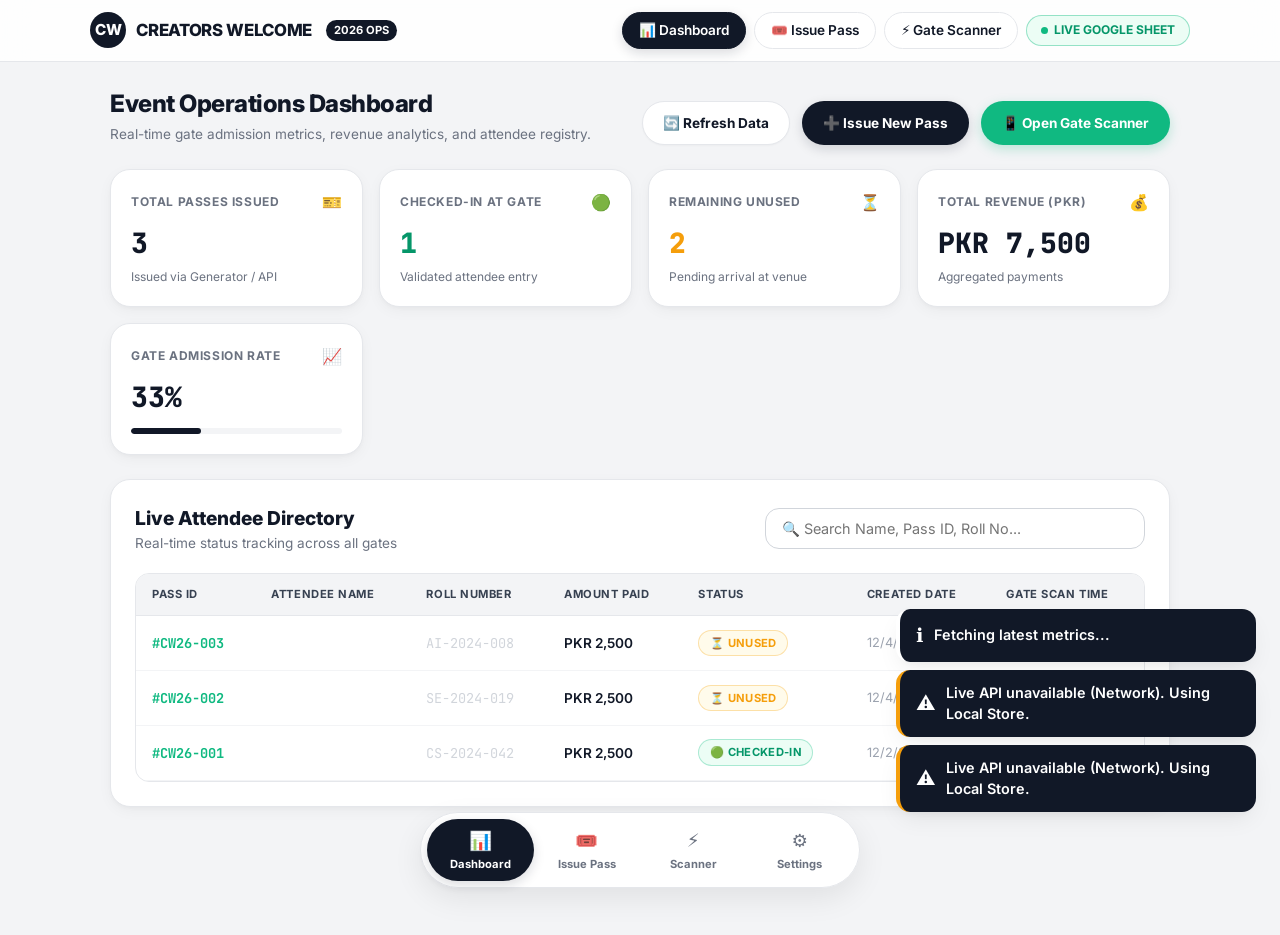
<file: index.html>
<!DOCTYPE html>
<html lang="en">
<head>
  <meta charset="UTF-8">
  <meta name="viewport" content="width=device-width, initial-scale=1.0">
  <title>Creators Welcome 2026 — Operations Dashboard</title>
  <meta name="description" content="Event Pass Operations & Live Gate Admission Web Application for Creators Welcome 2026">
  <link rel="stylesheet" href="assets/css/styles.css?v=3.0">
</head>
<body>

  <!-- Navigation Bar -->
  <nav class="navbar">
    <div class="navbar-container">
      <a href="index.html" class="brand-logo">
        <div class="brand-icon">CW</div>
        <div>
          <div class="brand-title">CREATORS WELCOME</div>
        </div>
        <span class="brand-badge" style="background: var(--dark-main); color: var(--white); font-size: 0.7rem; padding: 2px 8px; border-radius: var(--radius-pill); font-weight: 700; margin-left: 4px;">2026 OPS</span>
      </a>

      <div class="nav-links">
        <a href="index.html" class="nav-item active">📊 Dashboard</a>
        <a href="generate.html" class="nav-item">🎟️ Issue Pass</a>
        <a href="scan.html" class="nav-item">⚡ Gate Scanner</a>
        <div id="connectionStatusBadge" class="connection-badge mock" title="Click to configure API" onclick="document.getElementById('settingsModal').classList.add('open')">
          <span class="pulse-dot"></span> CHECKING...
        </div>
      </div>
    </div>
  </nav>

  <!-- Main Content Wrapper -->
  <main class="main-wrapper">
    
    <div class="page-header">
      <div>
        <h1 class="page-title">Event Operations Dashboard</h1>
        <p class="page-subtitle">Real-time gate admission metrics, revenue analytics, and attendee registry.</p>
      </div>
      <div style="display: flex; gap: 0.75rem; flex-wrap: wrap;">
        <button class="btn btn-secondary" onclick="loadDashboardData()">🔄 Refresh Data</button>
        <a href="generate.html" class="btn btn-primary">➕ Issue New Pass</a>
        <a href="scan.html" class="btn btn-emerald">📱 Open Gate Scanner</a>
      </div>
    </div>

    <!-- Metrics Grid -->
    <div class="metrics-grid">
      <div class="metric-card">
        <div class="metric-header">
          <span class="metric-label">Total Passes Issued</span>
          <div class="metric-icon">🎫</div>
        </div>
        <div class="metric-value" id="valTotalIssued">0</div>
        <div class="metric-sub">Issued via Generator / API</div>
      </div>

      <div class="metric-card">
        <div class="metric-header">
          <span class="metric-label">Checked-In at Gate</span>
          <div class="metric-icon">🟢</div>
        </div>
        <div class="metric-value" id="valScannedCount" style="color: var(--emerald-600);">0</div>
        <div class="metric-sub">Validated attendee entry</div>
      </div>

      <div class="metric-card">
        <div class="metric-header">
          <span class="metric-label">Remaining Unused</span>
          <div class="metric-icon">⏳</div>
        </div>
        <div class="metric-value" id="valUnusedCount" style="color: var(--amber-500);">0</div>
        <div class="metric-sub">Pending arrival at venue</div>
      </div>

      <div class="metric-card">
        <div class="metric-header">
          <span class="metric-label">Total Revenue (PKR)</span>
          <div class="metric-icon">💰</div>
        </div>
        <div class="metric-value" id="valTotalRevenue">PKR 0</div>
        <div class="metric-sub">Aggregated payments</div>
      </div>

      <div class="metric-card">
        <div class="metric-header">
          <span class="metric-label">Gate Admission Rate</span>
          <div class="metric-icon">📈</div>
        </div>
        <div class="metric-value" id="valAdmissionPct">0%</div>
        <div class="progress-bar-container">
          <div class="progress-bar-fill" id="valAdmissionFill" style="width: 0%;"></div>
        </div>
      </div>
    </div>

    <!-- Attendee Directory Table -->
    <div class="card">
      <div style="display: flex; align-items: center; justify-content: space-between; margin-bottom: 1.25rem; flex-wrap: wrap; gap: 1rem;">
        <div>
          <h2 style="font-size: 1.2rem; font-weight: 800; color: var(--dark-main);">Live Attendee Directory</h2>
          <p style="font-size: 0.85rem; color: var(--text-muted);">Real-time status tracking across all gates</p>
        </div>
        
        <div style="display: flex; gap: 0.75rem; width: 100%; max-width: 380px;">
          <input type="text" id="searchInput" class="form-control" placeholder="🔍 Search Name, Pass ID, Roll No..." onkeyup="filterDirectory()">
        </div>
      </div>

      <div class="table-wrapper">
        <table class="table" id="directoryTable">
          <thead>
            <tr>
              <th>Pass ID</th>
              <th>Attendee Name</th>
              <th>Roll Number</th>
              <th>Amount Paid</th>
              <th>Status</th>
              <th>Created Date</th>
              <th>Gate Scan Time</th>
            </tr>
          </thead>
          <tbody id="directoryTbody">
            <tr>
              <td colspan="7" style="text-align: center; color: var(--slate-400); padding: 2rem;">
                Loading attendee database...
              </td>
            </tr>
          </tbody>
        </table>
      </div>
    </div>

  </main>

  <!-- Mobile Bottom Navigation Bar -->
  <div class="bottom-nav">
    <a href="index.html" class="bottom-nav-item active">
      <span class="nav-icon">📊</span>
      <span>Dashboard</span>
    </a>
    <a href="generate.html" class="bottom-nav-item">
      <span class="nav-icon">🎟️</span>
      <span>Issue Pass</span>
    </a>
    <a href="scan.html" class="bottom-nav-item">
      <span class="nav-icon">⚡</span>
      <span>Scanner</span>
    </a>
    <a href="#" onclick="document.getElementById('settingsModal').classList.add('open')" class="bottom-nav-item">
      <span class="nav-icon">⚙️</span>
      <span>Settings</span>
    </a>
  </div>

  <!-- Settings Modal for Google Apps Script API URL -->
  <div class="modal-overlay" id="settingsModal">
    <div class="modal-content">
      <div class="modal-header">
        <h3 class="modal-title">⚙️ Backend API Configuration</h3>
        <button class="btn btn-ghost" data-close-modal style="padding: 0.25rem 0.5rem;">✕</button>
      </div>
      <p style="font-size: 0.85rem; color: var(--text-muted); margin-bottom: 1rem;">
        Paste your Google Apps Script Web App Deployment URL below to connect to live Google Sheets backend.
      </p>

      <div class="form-group">
        <label class="form-label">Google Apps Script Web App URL</label>
        <input type="text" id="inputScriptUrl" class="form-control" placeholder="https://script.google.com/macros/s/.../exec">
      </div>

      <div style="display: flex; gap: 0.75rem; justify-content: flex-end; margin-top: 1.5rem;">
        <button class="btn btn-secondary" data-close-modal>Cancel</button>
        <button class="btn btn-primary" onclick="saveSettings()">Save & Connect</button>
      </div>
    </div>
  </div>

  <script src="assets/js/app.js?v=3.0"></script>
  <script src="assets/js/api.js?v=3.0"></script>
  <script>
    let allPassesCache = [];

    async function loadDashboardData() {
      try {
        AppUtils.showToast('Fetching latest metrics...', 'info');

        const [statsRes, passesRes] = await Promise.all([
          CW26Api.callApi('getStats'),
          CW26Api.callApi('getPasses')
        ]);

        if (statsRes && statsRes.success && statsRes.stats) {
          const s = statsRes.stats;
          document.getElementById('valTotalIssued').innerText = s.totalIssued;
          document.getElementById('valScannedCount').innerText = s.scannedCount;
          document.getElementById('valUnusedCount').innerText = s.unusedCount;
          document.getElementById('valTotalRevenue').innerText = `PKR ${(s.totalRevenue || 0).toLocaleString()}`;
          document.getElementById('valAdmissionPct').innerText = `${s.admissionPct}%`;
          document.getElementById('valAdmissionFill').style.width = `${s.admissionPct}%`;
        }

        if (passesRes && passesRes.success && passesRes.passes) {
          allPassesCache = passesRes.passes;
          renderDirectoryTable(allPassesCache);
        }
      } catch (err) {
        console.error(err);
        AppUtils.showToast('Failed to load metrics', 'error');
      }
    }

    function renderDirectoryTable(passes) {
      const tbody = document.getElementById('directoryTbody');
      if (!passes || passes.length === 0) {
        tbody.innerHTML = `<tr><td colspan="7" style="text-align: center; color: var(--slate-400); padding: 2rem;">No passes issued yet.</td></tr>`;
        return;
      }

      tbody.innerHTML = passes.map(p => {
        const isUsed = p.status === 'used';
        const statusClass = isUsed ? 'used' : 'unused';
        const statusText = isUsed ? '🟢 CHECKED-IN' : '⏳ UNUSED';
        const createdDate = p.createdIso ? new Date(p.createdIso).toLocaleDateString() : 'N/A';
        const scannedTime = p.scannedIso ? new Date(p.scannedIso).toLocaleTimeString([], { hour: '2-digit', minute: '2-digit' }) : '—';

        return `
          <tr>
            <td style="font-family: var(--font-mono); font-weight: 700; color: var(--emerald-500);">${p.passId}</td>
            <td style="font-weight: 600; color: var(--white);">${escapeHtml(p.name)}</td>
            <td style="font-family: var(--font-mono); color: var(--slate-300);">${escapeHtml(p.rollNo)}</td>
            <td style="font-weight: 600;">PKR ${(p.amount || 2500).toLocaleString()}</td>
            <td><span class="status-badge ${statusClass}">${statusText}</span></td>
            <td style="color: var(--slate-400); font-size: 0.8rem;">${createdDate}</td>
            <td style="color: var(--slate-400); font-size: 0.8rem;">${scannedTime}</td>
          </tr>
        `;
      }).join('');
    }

    function filterDirectory() {
      const query = document.getElementById('searchInput').value.toLowerCase().trim();
      if (!query) {
        renderDirectoryTable(allPassesCache);
        return;
      }
      const filtered = allPassesCache.filter(p => 
        p.passId.toLowerCase().includes(query) ||
        p.name.toLowerCase().includes(query) ||
        p.rollNo.toLowerCase().includes(query)
      );
      renderDirectoryTable(filtered);
    }

    function saveSettings() {
      const url = document.getElementById('inputScriptUrl').value.trim();
      localStorage.setItem('cw26_script_url', url);
      AppUtils.updateConnectionBadge();
      document.getElementById('settingsModal').classList.remove('open');
      AppUtils.showToast('Backend API URL saved!', 'success');
      loadDashboardData();
    }

    function escapeHtml(str) {
      return String(str || '').replace(/&/g, '&amp;').replace(/</g, '&lt;').replace(/>/g, '&gt;').replace(/"/g, '&quot;');
    }

    document.addEventListener('DOMContentLoaded', () => {
      document.getElementById('inputScriptUrl').value = localStorage.getItem('cw26_script_url') || '';
      loadDashboardData();
    });
  </script>
</body>
</html>
</file>
<file: assets/css/styles.css>
/* ==========================================================================
   CREATORS WELCOME 2026 - MODERN LIGHT-MODE PILL & MONOCHROME DESIGN SYSTEM
   Inspired by Minimal Soft Neomorphic & Pill Mobile App Interfaces
   ========================================================================== */

@import url('https://fonts.googleapis.com/css2?family=Inter:wght@400;500;600;700;800&family=JetBrains+Mono:wght@500;600;700&display=swap');

:root {
  /* Color Palette matching Reference Image */
  --bg-main: #f3f4f6;
  --bg-card: #ffffff;
  --bg-subtle: #f9fafb;
  
  --dark-main: #111827;
  --dark-subtle: #1f2937;
  --dark-pill: #0f172a;
  
  --emerald-600: #059669;
  --emerald-500: #10b981;
  --emerald-100: #d1fae5;
  --emerald-50: #ecfdf5;

  --rose-500: #ef4444;
  --amber-500: #f59e0b;

  --slate-900: #0f172a;
  --slate-700: #374151;
  --slate-500: #6b7280;
  --slate-400: #9ca3af;
  --slate-300: #d1d5db;
  --slate-200: #e5e7eb;
  --slate-100: #f3f4f6;

  --white: #ffffff;

  /* Semantic Theme Variables */
  --border-color: #e5e7eb;
  --text-main: var(--dark-main);
  --text-muted: var(--slate-500);

  /* Elevation Shadows & Radius */
  --shadow-sm: 0 1px 2px 0 rgba(0, 0, 0, 0.03);
  --shadow-md: 0 4px 16px -2px rgba(0, 0, 0, 0.05), 0 2px 4px -1px rgba(0, 0, 0, 0.03);
  --shadow-lg: 0 10px 25px -5px rgba(0, 0, 0, 0.08), 0 8px 10px -6px rgba(0, 0, 0, 0.04);
  --shadow-pill: 0 4px 12px rgba(15, 23, 42, 0.15);

  --font-sans: 'Inter', system-ui, -apple-system, sans-serif;
  --font-mono: 'JetBrains Mono', monospace;

  --radius-sm: 8px;
  --radius-md: 14px;
  --radius-lg: 20px;
  --radius-xl: 28px;
  --radius-pill: 9999px;
}

* {
  margin: 0;
  padding: 0;
  box-sizing: border-box;
}

body {
  font-family: var(--font-sans);
  background-color: var(--bg-main);
  color: var(--text-main);
  min-height: 100vh;
  display: flex;
  flex-direction: column;
  line-height: 1.5;
  -webkit-font-smoothing: antialiased;
  padding-bottom: 80px; /* Space for mobile bottom nav */
}

/* ==========================================================================
   MINIMAL TOP NAVBAR & PILL BADGES
   ========================================================================== */
.navbar {
  background: rgba(255, 255, 255, 0.85);
  backdrop-filter: blur(16px);
  border-bottom: 1px solid var(--border-color);
  position: sticky;
  top: 0;
  z-index: 100;
  padding: 0.75rem 1.25rem;
}

.navbar-container {
  max-width: 1100px;
  margin: 0 auto;
  display: flex;
  align-items: center;
  justify-content: space-between;
}

.brand-logo {
  display: flex;
  align-items: center;
  gap: 0.65rem;
  text-decoration: none;
  color: var(--dark-main);
}

.brand-icon {
  width: 36px;
  height: 36px;
  background: var(--dark-main);
  color: var(--white);
  border-radius: 50%;
  display: flex;
  align-items: center;
  justify-content: center;
  font-weight: 800;
  font-size: 0.95rem;
}

.brand-title {
  font-weight: 800;
  font-size: 1.05rem;
  letter-spacing: -0.02em;
  color: var(--dark-main);
}

.nav-pill-title {
  background: var(--dark-main);
  color: var(--white);
  padding: 0.4rem 1.25rem;
  border-radius: var(--radius-pill);
  font-weight: 700;
  font-size: 0.85rem;
  letter-spacing: 0.05em;
  text-transform: uppercase;
}

.nav-links {
  display: flex;
  align-items: center;
  gap: 0.5rem;
}

.nav-item {
  color: var(--slate-600);
  text-decoration: none;
  padding: 0.45rem 1rem;
  border-radius: var(--radius-pill);
  font-size: 0.85rem;
  font-weight: 600;
  transition: all 0.15s ease;
  background: var(--white);
  border: 1px solid var(--border-color);
}

.nav-item:hover {
  background: var(--slate-100);
  color: var(--dark-main);
}

.nav-item.active {
  background: var(--dark-main);
  color: var(--white);
  border-color: var(--dark-main);
  box-shadow: var(--shadow-pill);
}

/* Connection Status Badge */
.connection-badge {
  display: flex;
  align-items: center;
  gap: 0.4rem;
  padding: 0.35rem 0.85rem;
  border-radius: var(--radius-pill);
  font-size: 0.75rem;
  font-weight: 700;
  cursor: pointer;
  transition: all 0.2s ease;
  background: var(--white);
  border: 1px solid var(--border-color);
}

.connection-badge.live {
  background: var(--emerald-50);
  color: var(--emerald-600);
  border-color: rgba(16, 185, 129, 0.4);
}

.connection-badge.mock {
  background: #fffbebf5;
  color: var(--amber-500);
  border-color: rgba(245, 158, 11, 0.4);
}

.pulse-dot {
  width: 7px;
  height: 7px;
  border-radius: 50%;
}
.connection-badge.live .pulse-dot { background: var(--emerald-500); }
.connection-badge.mock .pulse-dot { background: var(--amber-500); }

/* ==========================================================================
   FIXED MOBILE BOTTOM NAVIGATION BAR
   ========================================================================== */
.bottom-nav {
  position: fixed;
  bottom: 12px;
  left: 50%;
  transform: translateX(-50%);
  width: calc(100% - 32px);
  max-width: 440px;
  background: rgba(255, 255, 255, 0.95);
  backdrop-filter: blur(16px);
  border: 1px solid var(--border-color);
  border-radius: var(--radius-pill);
  padding: 6px;
  box-shadow: 0 10px 30px rgba(0, 0, 0, 0.08);
  display: flex;
  align-items: center;
  justify-content: space-around;
  z-index: 500;
}

.bottom-nav-item {
  flex: 1;
  display: flex;
  flex-direction: column;
  align-items: center;
  justify-content: center;
  padding: 8px 4px;
  border-radius: var(--radius-pill);
  text-decoration: none;
  color: var(--slate-500);
  font-size: 0.7rem;
  font-weight: 700;
  transition: all 0.15s ease;
  gap: 2px;
}

.bottom-nav-item .nav-icon {
  font-size: 1.15rem;
}

.bottom-nav-item.active {
  background: var(--dark-main);
  color: var(--white);
  box-shadow: var(--shadow-pill);
}

/* ==========================================================================
   MAIN CONTAINER & METRICS
   ========================================================================== */
.main-wrapper {
  max-width: 1100px;
  width: 100%;
  margin: 0 auto;
  padding: 1.5rem 1.25rem 3rem 1.25rem;
  flex: 1;
}

.page-header {
  margin-bottom: 1.5rem;
  display: flex;
  align-items: flex-end;
  justify-content: space-between;
  gap: 1rem;
}

.page-title {
  font-size: 1.5rem;
  font-weight: 800;
  letter-spacing: -0.02em;
  color: var(--dark-main);
}

.page-subtitle {
  color: var(--slate-500);
  font-size: 0.85rem;
  margin-top: 0.15rem;
}

/* Metric Cards Grid matching Reference Image */
.metrics-grid {
  display: grid;
  grid-template-columns: repeat(auto-fit, minmax(200px, 1fr));
  gap: 1rem;
  margin-bottom: 1.5rem;
}

.metric-card {
  background: var(--bg-card);
  border: 1px solid var(--border-color);
  border-radius: var(--radius-lg);
  padding: 1.25rem;
  box-shadow: var(--shadow-md);
  transition: transform 0.15s ease;
}

.metric-card:hover {
  transform: translateY(-2px);
}

.metric-header {
  display: flex;
  align-items: center;
  justify-content: space-between;
  margin-bottom: 0.5rem;
}

.metric-label {
  font-size: 0.75rem;
  font-weight: 700;
  text-transform: uppercase;
  letter-spacing: 0.05em;
  color: var(--slate-500);
}

.metric-value {
  font-size: 1.75rem;
  font-weight: 800;
  font-family: var(--font-mono);
  color: var(--dark-main);
}

.metric-sub {
  font-size: 0.75rem;
  color: var(--slate-500);
  margin-top: 0.25rem;
}

.progress-bar-container {
  width: 100%;
  height: 6px;
  background: var(--slate-100);
  border-radius: var(--radius-pill);
  margin-top: 0.65rem;
  overflow: hidden;
  display: flex;
  gap: 2px;
}

.progress-bar-fill {
  height: 100%;
  background: var(--dark-main);
  border-radius: var(--radius-pill);
  transition: width 0.4s ease;
}

/* ==========================================================================
   BUTTONS & FORM CONTROL (ROUNDED PILL STYLING)
   ========================================================================== */
.btn {
  display: inline-flex;
  align-items: center;
  justify-content: center;
  gap: 0.4rem;
  padding: 0.65rem 1.25rem;
  font-size: 0.85rem;
  font-weight: 700;
  border-radius: var(--radius-pill);
  border: 1px solid transparent;
  cursor: pointer;
  transition: all 0.15s ease;
  text-decoration: none;
  font-family: var(--font-sans);
}

.btn-primary, .btn-dark {
  background: var(--dark-main);
  color: var(--white);
  box-shadow: var(--shadow-pill);
}

.btn-primary:hover, .btn-dark:hover {
  background: var(--dark-subtle);
  transform: translateY(-1px);
}

.btn-emerald {
  background: var(--emerald-500);
  color: var(--white);
  box-shadow: 0 4px 12px rgba(16, 185, 129, 0.25);
}

.btn-emerald:hover {
  background: var(--emerald-600);
  transform: translateY(-1px);
}

.btn-secondary {
  background: var(--white);
  color: var(--dark-main);
  border: 1px solid var(--border-color);
  box-shadow: var(--shadow-sm);
}

.btn-secondary:hover {
  background: var(--slate-100);
}

.btn-ghost {
  background: transparent;
  color: var(--slate-600);
}

.btn-ghost:hover {
  background: rgba(0, 0, 0, 0.04);
  color: var(--dark-main);
}

.btn-lg {
  padding: 0.85rem 1.75rem;
  font-size: 0.95rem;
}

.btn-block {
  width: 100%;
}

.form-group {
  margin-bottom: 1rem;
}

.form-label {
  display: block;
  font-size: 0.8rem;
  font-weight: 700;
  color: var(--dark-main);
  margin-bottom: 0.35rem;
}

.form-control {
  width: 100%;
  padding: 0.7rem 1rem;
  background: var(--white);
  border: 1px solid var(--slate-300);
  border-radius: var(--radius-md);
  color: var(--dark-main);
  font-size: 0.9rem;
  font-family: var(--font-sans);
  outline: none;
  transition: border-color 0.15s ease, box-shadow 0.15s ease;
}

.form-control:focus {
  border-color: var(--dark-main);
  box-shadow: 0 0 0 3px rgba(17, 24, 39, 0.08);
}

.form-control.mono {
  font-family: var(--font-mono);
  text-transform: uppercase;
}

/* ==========================================================================
   CARDS & TABLES
   ========================================================================== */
.card {
  background: var(--bg-card);
  border: 1px solid var(--border-color);
  border-radius: var(--radius-lg);
  padding: 1.5rem;
  box-shadow: var(--shadow-md);
}

.table-wrapper {
  overflow-x: auto;
  border-radius: var(--radius-md);
  border: 1px solid var(--border-color);
}

.table {
  width: 100%;
  border-collapse: collapse;
  text-align: left;
  font-size: 0.85rem;
}

.table th {
  background: var(--slate-100);
  color: var(--slate-700);
  font-weight: 700;
  text-transform: uppercase;
  font-size: 0.7rem;
  letter-spacing: 0.05em;
  padding: 0.75rem 1rem;
  border-bottom: 1px solid var(--border-color);
}

.table td {
  padding: 0.85rem 1rem;
  border-bottom: 1px solid var(--slate-100);
  color: var(--dark-main);
}

.table tbody tr:hover {
  background: var(--bg-subtle);
}

.status-badge {
  display: inline-flex;
  align-items: center;
  gap: 0.3rem;
  padding: 0.25rem 0.65rem;
  border-radius: var(--radius-pill);
  font-size: 0.7rem;
  font-weight: 700;
  text-transform: uppercase;
  letter-spacing: 0.03em;
}

.status-badge.unused {
  background: #fffbebf5;
  color: var(--amber-500);
  border: 1px solid rgba(245, 158, 11, 0.3);
}

.status-badge.used {
  background: var(--emerald-50);
  color: var(--emerald-600);
  border: 1px solid rgba(16, 185, 129, 0.3);
}

/* ==========================================================================
   DIGITAL PASS TICKET CARD PREVIEW
   ========================================================================== */
.pass-ticket-card {
  width: 100%;
  max-width: 380px;
  margin: 0 auto;
  background: var(--white);
  border: 2px solid var(--dark-main);
  border-radius: var(--radius-xl);
  overflow: hidden;
  box-shadow: 0 12px 30px rgba(0, 0, 0, 0.08);
  position: relative;
  color: var(--dark-main);
}

.pass-header-banner {
  background: var(--dark-main);
  padding: 1rem 1.25rem;
  text-align: center;
  color: var(--white);
}

.pass-header-title {
  font-size: 1.1rem;
  font-weight: 800;
  letter-spacing: 0.05em;
  text-transform: uppercase;
}

.pass-header-sub {
  font-size: 0.7rem;
  font-weight: 600;
  color: var(--emerald-400);
  letter-spacing: 0.1em;
  text-transform: uppercase;
  margin-top: 0.1rem;
}

.pass-body {
  padding: 1.5rem 1.25rem;
  display: flex;
  flex-direction: column;
  align-items: center;
  text-align: center;
}

.pass-qr-frame {
  background: var(--white);
  border: 1px solid var(--slate-200);
  padding: 0.65rem;
  border-radius: var(--radius-md);
  margin-bottom: 1rem;
  width: 180px;
  height: 180px;
  display: flex;
  align-items: center;
  justify-content: center;
  box-shadow: var(--shadow-sm);
}

.pass-qr-frame img {
  width: 100%;
  height: 100%;
  object-fit: contain;
}

.pass-attendee-name {
  font-size: 1.3rem;
  font-weight: 800;
  color: var(--dark-main);
  margin-bottom: 0.15rem;
}

.pass-attendee-roll {
  font-family: var(--font-mono);
  font-size: 0.9rem;
  color: var(--emerald-600);
  font-weight: 700;
  margin-bottom: 0.85rem;
}

.pass-meta-row {
  width: 100%;
  display: flex;
  justify-content: space-between;
  background: var(--slate-100);
  padding: 0.65rem 0.85rem;
  border-radius: var(--radius-md);
  font-size: 0.75rem;
  margin-bottom: 0.5rem;
}

.pass-meta-item {
  text-align: left;
}
.pass-meta-item:last-child {
  text-align: right;
}

.pass-meta-label {
  color: var(--slate-500);
  font-size: 0.65rem;
  text-transform: uppercase;
  font-weight: 700;
}

.pass-meta-val {
  font-weight: 700;
  color: var(--dark-main);
}

.pass-id-chip {
  background: var(--dark-main);
  color: var(--white);
  font-family: var(--font-mono);
  font-size: 1rem;
  font-weight: 700;
  padding: 0.35rem 1.25rem;
  border-radius: var(--radius-pill);
  margin-top: 0.5rem;
}

/* ==========================================================================
   SINGLE SCREEN MOBILE SCANNER LAYOUT (NEOMORPHIC PILL STYLING)
   ========================================================================== */
.mobile-scanner-wrapper {
  max-width: 420px;
  margin: 0 auto;
  display: flex;
  flex-direction: column;
  align-items: center;
  gap: 0.75rem;
}

.scanner-viewport-compact {
  width: 100%;
  max-width: 360px;
  height: 220px;
  background: #000000;
  border-radius: var(--radius-lg);
  overflow: hidden;
  border: 3px solid var(--dark-main);
  box-shadow: var(--shadow-md);
  position: relative;
}

.scanner-viewport-compact.validating {
  border-color: var(--amber-500) !important;
}

.status-bar-container {
  width: 100%;
  max-width: 360px;
  border-radius: var(--radius-pill);
  padding: 0.7rem 1rem;
  font-weight: 800;
  text-align: center;
  font-size: 0.95rem;
  transition: all 0.2s ease;
  display: flex;
  align-items: center;
  justify-content: center;
  gap: 0.4rem;
}

.status-bar-container.idle {
  background: var(--white);
  border: 1px solid var(--border-color);
  color: var(--dark-main);
  box-shadow: var(--shadow-sm);
}

.status-bar-container.validating {
  background: #fef3c7;
  border: 2px solid var(--amber-500);
  color: #b45309;
}

.status-bar-container.approved {
  background: var(--emerald-500);
  border: 2px solid var(--emerald-600);
  color: var(--white);
  box-shadow: 0 4px 16px rgba(16, 185, 129, 0.3);
}

.status-bar-container.duplicate {
  background: var(--rose-500);
  border: 2px solid #dc2626;
  color: var(--white);
  box-shadow: 0 4px 16px rgba(239, 68, 68, 0.3);
}

.status-bar-container.invalid {
  background: #fef3c7;
  border: 2px solid var(--amber-500);
  color: #b45309;
}

.attendee-details-compact {
  width: 100%;
  max-width: 360px;
  background: var(--white);
  border: 1px solid var(--border-color);
  border-radius: var(--radius-lg);
  padding: 1.1rem;
  text-align: center;
  box-shadow: var(--shadow-md);
}

.scan-overlay {
  position: absolute;
  top: 0; left: 0; right: 0; bottom: 0;
  background: rgba(255, 255, 255, 0.9);
  backdrop-filter: blur(4px);
  display: flex;
  flex-direction: column;
  align-items: center;
  justify-content: center;
  z-index: 10;
  opacity: 0;
  visibility: hidden;
  transition: all 0.15s ease;
  color: var(--dark-main);
}

.scan-overlay.active {
  opacity: 1;
  visibility: visible;
}

.spinner-ring {
  width: 36px;
  height: 36px;
  border: 3px solid rgba(17, 24, 39, 0.15);
  border-top: 3px solid var(--dark-main);
  border-radius: 50%;
  animation: spin 0.8s linear infinite;
  margin-bottom: 0.5rem;
}

@keyframes spin {
  0% { transform: rotate(0deg); }
  100% { transform: rotate(360deg); }
}

/* ==========================================================================
   TOAST & MODAL ENGINE
   ========================================================================== */
.toast-container {
  position: fixed;
  bottom: 5.5rem;
  right: 1.5rem;
  z-index: 1000;
  display: flex;
  flex-direction: column;
  gap: 0.5rem;
  pointer-events: none;
}

.toast {
  pointer-events: auto;
  min-width: 280px;
  max-width: 360px;
  padding: 0.75rem 1rem;
  border-radius: var(--radius-md);
  background: var(--dark-main);
  color: var(--white);
  box-shadow: var(--shadow-lg);
  display: flex;
  align-items: center;
  gap: 0.65rem;
}

.toast.success { border-left: 4px solid var(--emerald-500); }
.toast.error { border-left: 4px solid var(--rose-500); }
.toast.warning { border-left: 4px solid var(--amber-500); }
.toast.info { border-left: 4px solid var(--white); }

.modal-overlay {
  position: fixed;
  top: 0; left: 0; right: 0; bottom: 0;
  background: rgba(17, 24, 39, 0.6);
  backdrop-filter: blur(8px);
  z-index: 900;
  display: flex;
  align-items: center;
  justify-content: center;
  opacity: 0;
  visibility: hidden;
  transition: all 0.2s ease;
}

.modal-overlay.open {
  opacity: 1;
  visibility: visible;
}

.modal-content {
  background: var(--white);
  border: 1px solid var(--border-color);
  border-radius: var(--radius-xl);
  max-width: 500px;
  width: 90%;
  padding: 1.75rem;
  box-shadow: var(--shadow-lg);
  transform: scale(0.95);
  transition: transform 0.2s ease;
}

.modal-overlay.open .modal-content {
  transform: scale(1);
}

.modal-header {
  display: flex;
  align-items: center;
  justify-content: space-between;
  margin-bottom: 1rem;
}

.modal-title {
  font-size: 1.15rem;
  font-weight: 800;
  color: var(--dark-main);
}

@media print {
  body { background: #ffffff !important; color: #000000 !important; }
  .navbar, .bottom-nav, .btn, .page-header, .metrics-grid, .toast-container, .modal-overlay { display: none !important; }
  .main-wrapper { padding: 0 !important; margin: 0 !important; max-width: 100% !important; }
  .pass-ticket-card { border: 2px solid #000000 !important; box-shadow: none !important; max-width: 100% !important; page-break-inside: avoid; background: #ffffff !important; color: #000000 !important; }
  .pass-header-banner { background: #111827 !important; -webkit-print-color-adjust: exact; }
  .pass-attendee-name, .pass-attendee-roll { color: #000000 !important; }
}
</file>
